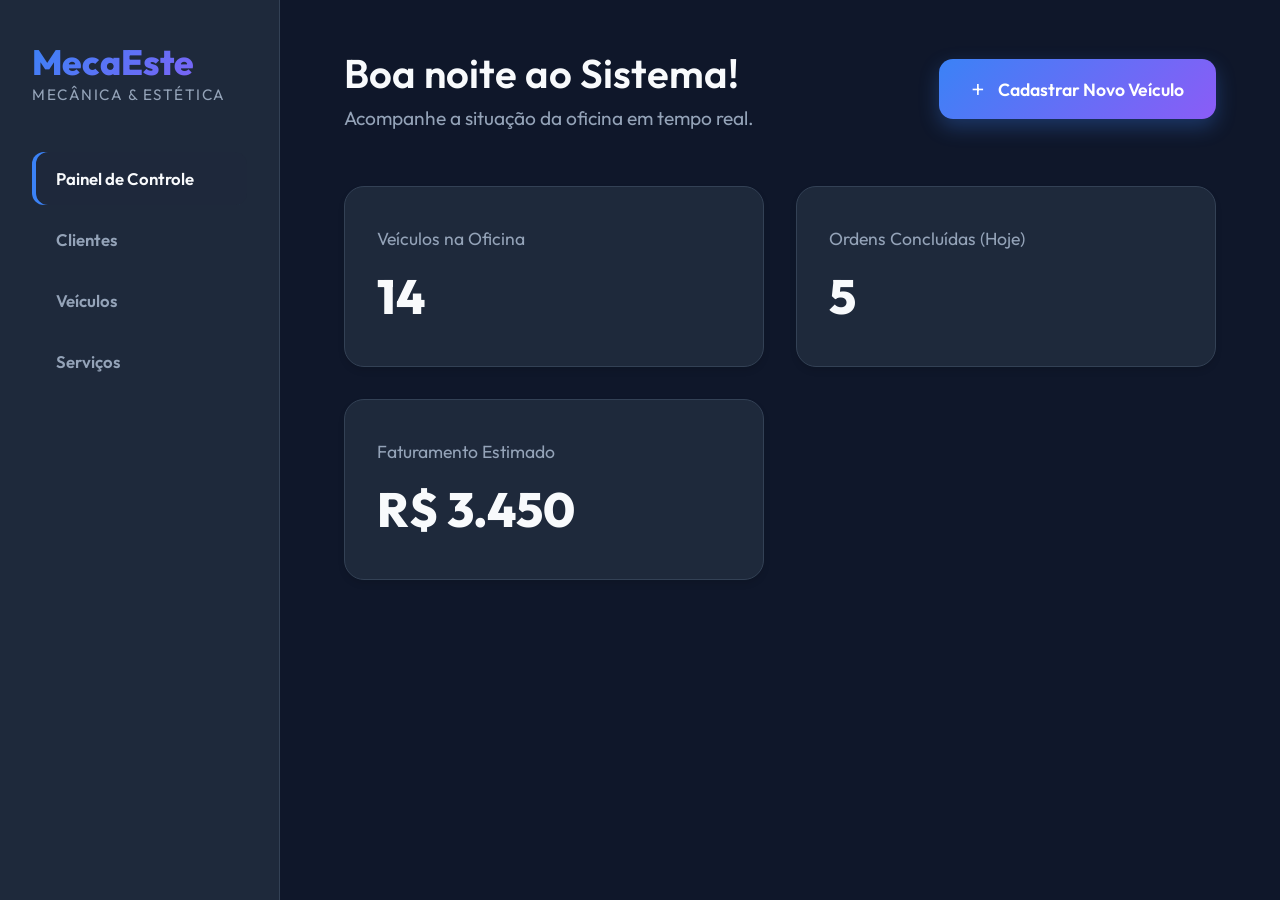
<file: projeto/frontend/index.html>
<!DOCTYPE html>
<html lang="pt-BR">

<head>
    <meta charset="UTF-8">
    <meta name="viewport" content="width=device-width, initial-scale=1.0">
    <title>MecaEste - Painel de Controle</title>
    <!-- Adicionando a fonte moderna Outfit do Google Fonts -->
    <link href="https://fonts.googleapis.com/css2?family=Outfit:wght@300;400;600;800&display=swap" rel="stylesheet">
    <!-- Link para o arquivo de estilização -->
    <link rel="stylesheet" href="css/styles.css">
</head>

<body>
    <!-- Container principal que abraça o layout -->
    <div class="dashboard-container">
        
        <!-- Menu Lateral (Sidebar) -->
        <aside class="sidebar">
            <div class="logo">
                <h2>MecaEste</h2>
                <span>Mecânica & Estética</span>
            </div>
            <nav class="main-menu">
                <a href="index.html" class="active">Painel de Controle</a>
                <a href="clientes.html">Clientes</a>
                <a href="veiculos.html">Veículos</a>
                <a href="servicos.html">Serviços</a>
            </nav>
        </aside>

        <!-- Área Principal de Conteúdo -->
        <main class="main-content">
            <!-- Cabeçalho (Header) da página -->
            <header class="top-header">
                <div>
                    <h1 id="welcome-message">Bem-vindo(a) ao Sistema!</h1>
                    <p class="subtitle">Acompanhe a situação da oficina em tempo real.</p>
                </div>
                <!-- Botão de Ação Destacado (CTA) -->
                <div class="header-actions">
                    <a href="cadastro_veiculo.html" class="btn-primary" id="btn-novo-veiculo">
                        <span class="icon">+</span> Cadastrar Novo Veículo
                    </a>
                </div>
            </header>
            
            <!-- Grid de Estatísticas (Dashboard UI) -->
            <section class="stats-grid">
                <div class="stat-card">
                    <h3>Veículos na Oficina</h3>
                    <p class="stat-value">14</p>
                </div>
                <div class="stat-card">
                    <h3>Ordens Concluídas (Hoje)</h3>
                    <p class="stat-value">5</p>
                </div>
                <div class="stat-card">
                    <h3>Faturamento Estimado</h3>
                    <p class="stat-value">R$ 3.450</p>
                </div>
            </section>
        </main>
    </div>

    <!-- Scripts Javascript separados por responsabilidade -->
    <script src="js/api.js"></script>
    <script src="js/app.js"></script>
</body>

</html>
</file>
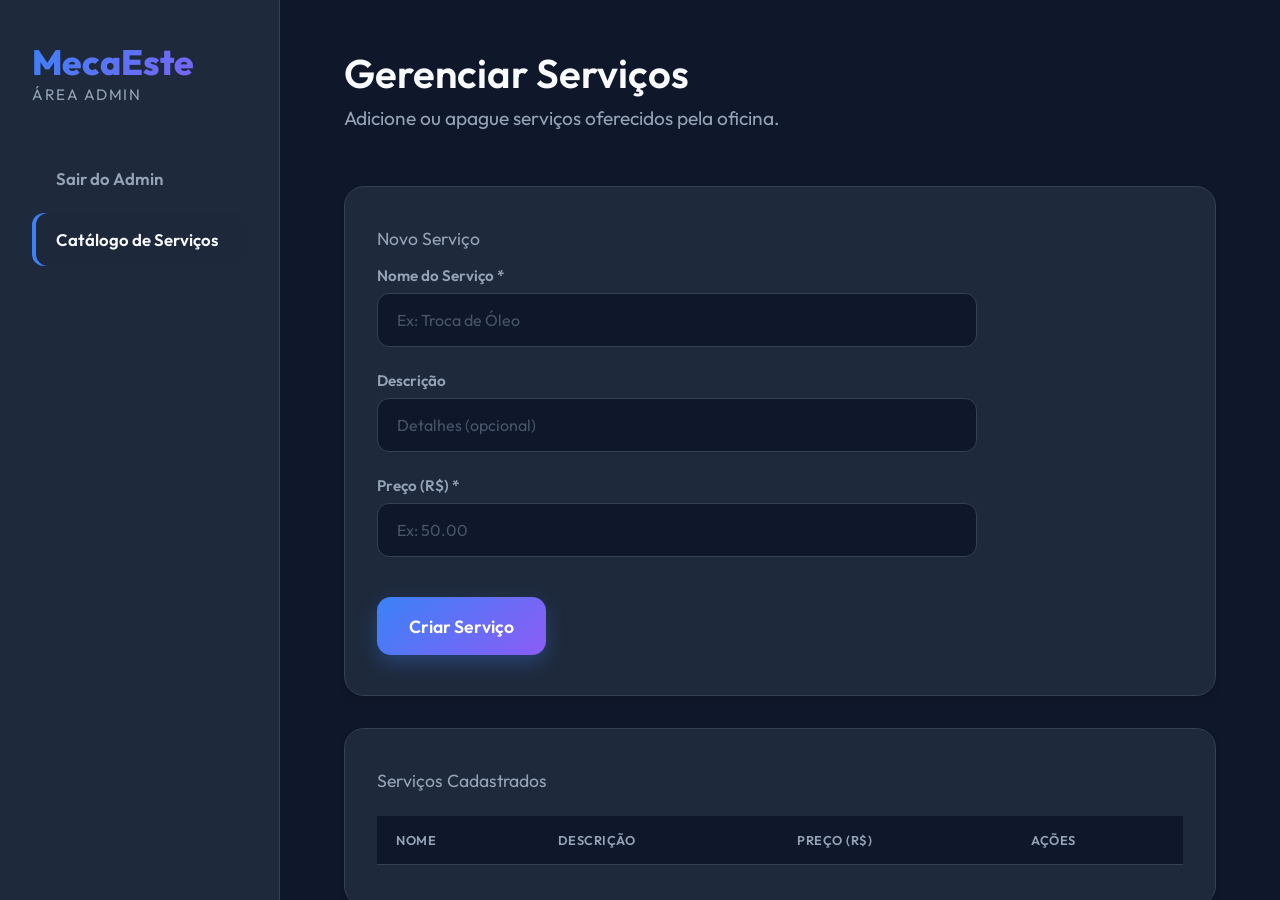
<file: projeto/frontend/admin_servicos.html>
<!DOCTYPE html>
<html lang="pt-BR">

<head>
    <meta charset="UTF-8">
    <meta name="viewport" content="width=device-width, initial-scale=1.0">
    <title>Admin - Catálogo de Serviços - MecaEste</title>
    <!-- Fonte Outfit -->
    <link href="https://fonts.googleapis.com/css2?family=Outfit:wght@300;400;600;800&display=swap" rel="stylesheet">
    <!-- Arquivos de CSS -->
    <link rel="stylesheet" href="css/styles.css">
    <link rel="stylesheet" href="css/cadastro_veiculo.css"> <!-- Para os modais/formularios -->
</head>

<body>
    <div class="dashboard-container">
        <aside class="sidebar">
            <div class="logo">
                <h2>MecaEste</h2>
                <span>Área Admin</span>
            </div>
            <nav class="main-menu">
                <a href="index.html">Sair do Admin</a>
                <a href="admin_servicos.html" class="active">Catálogo de Serviços</a>
            </nav>
        </aside>
        
        <main class="main-content">
            <header class="top-header">
                <div>
                    <h1>Gerenciar Serviços</h1>
                    <p class="subtitle">Adicione ou apague serviços oferecidos pela oficina.</p>
                </div>
            </header>

            <section class="stats-grid">
                <div class="stat-card" style="grid-column: 1 / -1;">
                    <h3>Novo Serviço</h3>
                    <div id="feedback-message" class="hidden"></div>
                    <form id="form-servico" class="modern-form" style="max-width: 600px;">
                        <div class="form-group">
                            <label for="nome">Nome do Serviço *</label>
                            <input type="text" id="nome" name="nome" placeholder="Ex: Troca de Óleo" required>
                        </div>
                        <div class="form-group">
                            <label for="descricao">Descrição</label>
                            <input type="text" id="descricao" name="descricao" placeholder="Detalhes (opcional)">
                        </div>
                        <div class="form-group">
                            <label for="preco">Preço (R$) *</label>
                            <input type="number" id="preco" name="preco" step="0.01" placeholder="Ex: 50.00" required>
                        </div>
                        <div class="form-actions" style="justify-content: flex-start;">
                            <button type="submit" class="btn-primary" id="btn-salvar">Criar Serviço</button>
                        </div>
                    </form>
                </div>

                <div class="stat-card" style="grid-column: 1 / -1;">
                    <h3>Serviços Cadastrados</h3>
                    <table class="admin-table">
                        <thead>
                            <tr>
                                <th>Nome</th>
                                <th>Descrição</th>
                                <th>Preço (R$)</th>
                                <th>Ações</th>
                            </tr>
                        </thead>
                        <tbody id="tabela-servicos-body">
                            <!-- Preenchido via JS -->
                        </tbody>
                    </table>
                </div>
            </section>
        </main>
    </div>

    <script src="js/api.js"></script>
    <script src="js/admin_servicos.js"></script>
</body>

</html>
</file>
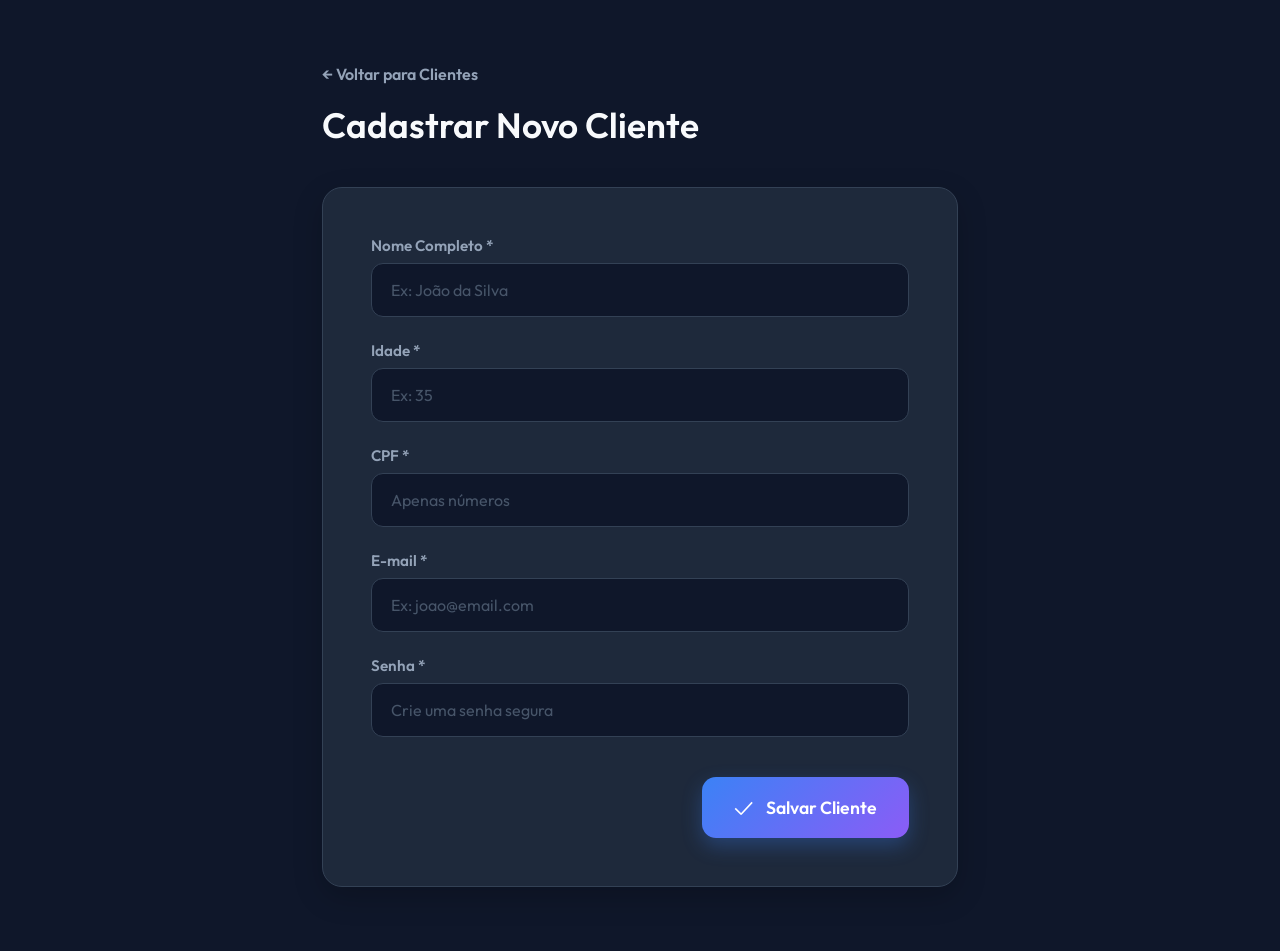
<file: projeto/frontend/cadastro_cliente.html>
<!DOCTYPE html>
<html lang="pt-BR">

<head>
    <meta charset="UTF-8">
    <meta name="viewport" content="width=device-width, initial-scale=1.0">
    <title>Cadastrar Cliente - MecaEste</title>
    <!-- Fonte Outfit -->
    <link href="https://fonts.googleapis.com/css2?family=Outfit:wght@300;400;600;800&display=swap" rel="stylesheet">
    <!-- Arquivos de CSS -->
    <link rel="stylesheet" href="css/styles.css">
    <link rel="stylesheet" href="css/cadastro_veiculo.css"> <!-- Reutilizando estilos de formulário -->
</head>

<body>
    <div class="page-wrapper">
        <header class="simple-header">
            <a href="clientes.html" class="btn-back">← Voltar para Clientes</a>
            <h2>Cadastrar Novo Cliente</h2>
        </header>

        <main class="form-container">
            <div id="feedback-message" class="hidden"></div>

            <form id="form-cliente" class="modern-form">
                
                <div class="form-group">
                    <label for="nome">Nome Completo *</label>
                    <input type="text" id="nome" name="nome" placeholder="Ex: João da Silva" required>
                </div>

                <div class="form-group">
                    <label for="idade">Idade *</label>
                    <input type="number" id="idade" name="idade" placeholder="Ex: 35" min="18" required>
                </div>

                <div class="form-group">
                    <label for="cpf">CPF *</label>
                    <input type="text" id="cpf" name="cpf" placeholder="Apenas números" required>
                </div>

                <div class="form-group">
                    <label for="email">E-mail *</label>
                    <input type="email" id="email" name="email" placeholder="Ex: joao@email.com" required>
                </div>

                <div class="form-group">
                    <label for="senha">Senha *</label>
                    <input type="password" id="senha" name="senha" placeholder="Crie uma senha segura" required>
                </div>

                <div class="form-actions">
                    <button type="submit" class="btn-primary" id="btn-salvar">
                        <span class="icon">✓</span> Salvar Cliente
                    </button>
                </div>

            </form>
        </main>
    </div>

    <!-- Scripts de comunicação (api) e controle da página -->
    <script src="js/api.js"></script>
    <script src="js/cadastro_cliente.js"></script>
</body>

</html>
</file>
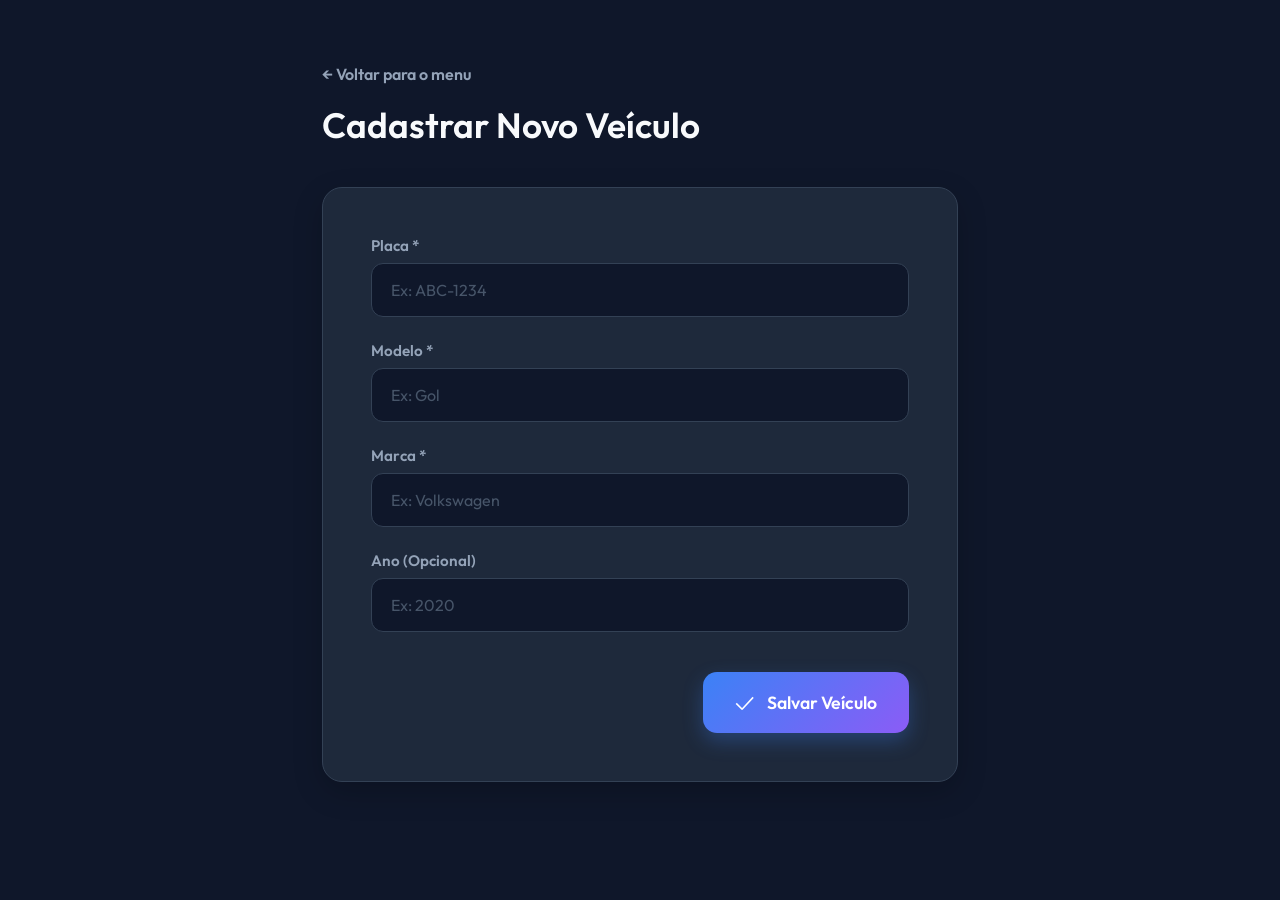
<file: projeto/frontend/cadastro_veiculo.html>
<!DOCTYPE html>
<html lang="pt-BR">

<head>
    <meta charset="UTF-8">
    <meta name="viewport" content="width=device-width, initial-scale=1.0">
    <title>Cadastrar Veículo - MecaEste</title>
    <!-- Fonte Outfit -->
    <link href="https://fonts.googleapis.com/css2?family=Outfit:wght@300;400;600;800&display=swap" rel="stylesheet">
    <!-- Arquivo CSS Base Global -->
    <link rel="stylesheet" href="css/styles.css">
    <!-- Arquivo CSS Específico desta tela -->
    <link rel="stylesheet" href="css/cadastro_veiculo.css">
</head>

<body>
    <!-- Container centralizado que limita a largura da tela -->
    <div class="page-wrapper">
        
        <!-- Cabeçalho simples com link de voltar -->
        <header class="simple-header">
            <a href="index.html" class="btn-back">← Voltar para o menu</a>
            <h2>Cadastrar Novo Veículo</h2>
        </header>

        <!-- Container do Formulário -->
        <main class="form-container">
            
            <!-- Divisão de Mensagens de Sucesso ou Erro (inicialmente oculta) -->
            <div id="feedback-message" class="hidden"></div>

            <!-- O formulário com id para captura via JS. A semântica usa label + input -->
            <form id="form-veiculo" class="modern-form">
                
                <div class="form-group">
                    <label for="placa">Placa *</label>
                    <input type="text" id="placa" name="placa" placeholder="Ex: ABC-1234" required>
                </div>

                <div class="form-group">
                    <label for="modelo">Modelo *</label>
                    <input type="text" id="modelo" name="modelo" placeholder="Ex: Gol" required>
                </div>

                <div class="form-group">
                    <label for="marca">Marca *</label>
                    <input type="text" id="marca" name="marca" placeholder="Ex: Volkswagen" required>
                </div>

                <div class="form-group">
                    <label for="ano">Ano (Opcional)</label>
                    <input type="number" id="ano" name="ano" placeholder="Ex: 2020" min="1900" max="2100">
                </div>

                <div class="form-actions">
                    <button type="submit" class="btn-primary" id="btn-salvar">
                        <span class="icon">✓</span> Salvar Veículo
                    </button>
                </div>

            </form>
        </main>
    </div>

    <!-- Scripts de comunicação (api) e controle da página -->
    <script src="js/api.js"></script>
    <script src="js/cadastro_veiculo.js"></script>
</body>

</html>
</file>
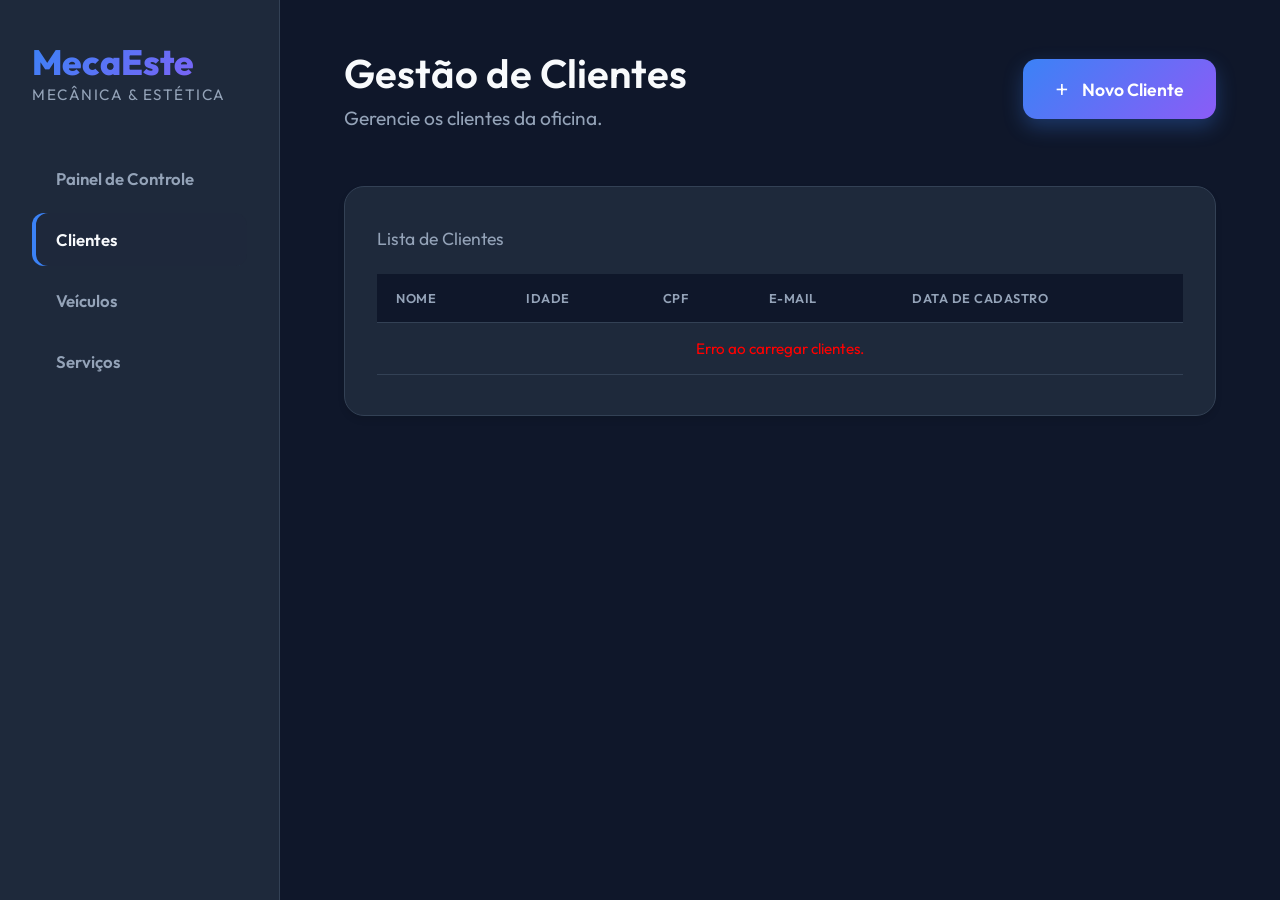
<file: projeto/frontend/clientes.html>
<!DOCTYPE html>
<html lang="pt-BR">
<head>
    <meta charset="UTF-8">
    <meta name="viewport" content="width=device-width, initial-scale=1.0">
    <title>MecaEste - Clientes</title>
    <!-- Adicionando a fonte moderna Outfit do Google Fonts -->
    <link href="https://fonts.googleapis.com/css2?family=Outfit:wght@300;400;600;800&display=swap" rel="stylesheet">
    <!-- Link para o arquivo de estilização -->
    <link rel="stylesheet" href="css/styles.css">
</head>
<body>
    <div class="dashboard-container">
        <aside class="sidebar">
            <div class="logo">
                <h2>MecaEste</h2>
                <span>Mecânica & Estética</span>
            </div>
            <nav class="main-menu">
                <a href="index.html">Painel de Controle</a>
                <a href="clientes.html" class="active">Clientes</a>
                <a href="veiculos.html">Veículos</a>
                <a href="servicos.html">Serviços</a>
            </nav>
        </aside>
        <main class="main-content">
            <header class="top-header">
                <div>
                    <h1>Gestão de Clientes</h1>
                    <p class="subtitle">Gerencie os clientes da oficina.</p>
                </div>
                <div class="header-actions">
                    <a href="cadastro_cliente.html" class="btn-primary">
                        <span class="icon">+</span> Novo Cliente
                    </a>
                </div>
            </header>
            
            <section class="stats-grid">
                <div class="stat-card" style="grid-column: 1 / -1;">
                    <h3>Lista de Clientes</h3>
                    <table class="admin-table">
                        <thead>
                            <tr>
                                <th>Nome</th>
                                <th>Idade</th>
                                <th>CPF</th>
                                <th>E-mail</th>
                                <th>Data de Cadastro</th>
                            </tr>
                        </thead>
                        <tbody id="tabela-clientes-body">
                            <!-- Preenchido via JS -->
                        </tbody>
                    </table>
                </div>
            </section>
        </main>
    </div>
    
    <script src="js/api.js"></script>
    <script src="js/clientes.js"></script>
</body>
</html>
</file>
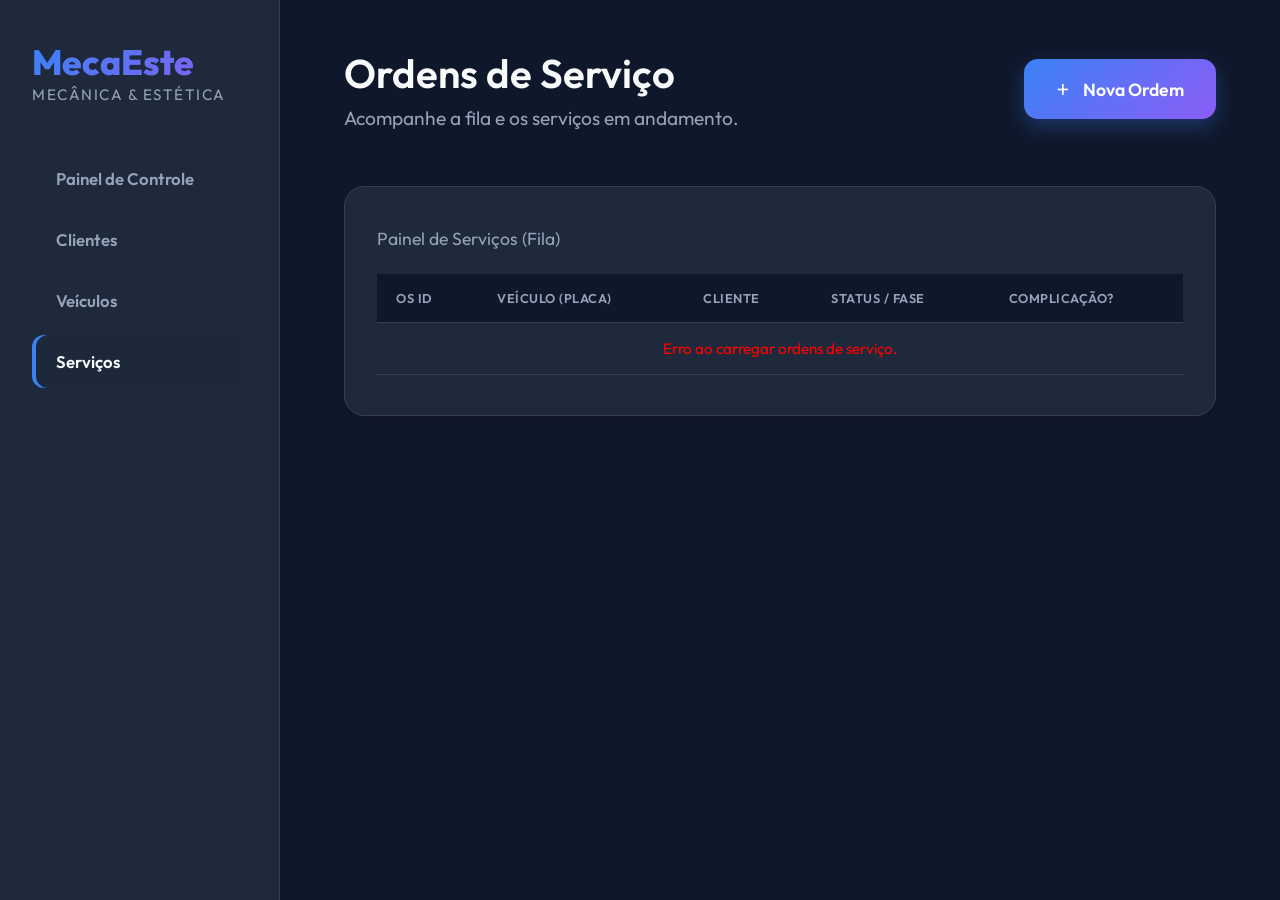
<file: projeto/frontend/servicos.html>
<!DOCTYPE html>
<html lang="pt-BR">
<head>
    <meta charset="UTF-8">
    <meta name="viewport" content="width=device-width, initial-scale=1.0">
    <title>MecaEste - Serviços</title>
    <!-- Adicionando a fonte moderna Outfit do Google Fonts -->
    <link href="https://fonts.googleapis.com/css2?family=Outfit:wght@300;400;600;800&display=swap" rel="stylesheet">
    <!-- Link para o arquivo de estilização -->
    <link rel="stylesheet" href="css/styles.css">
</head>
<body>
    <div class="dashboard-container">
        <aside class="sidebar">
            <div class="logo">
                <h2>MecaEste</h2>
                <span>Mecânica & Estética</span>
            </div>
            <nav class="main-menu">
                <a href="index.html">Painel de Controle</a>
                <a href="clientes.html">Clientes</a>
                <a href="veiculos.html">Veículos</a>
                <a href="servicos.html" class="active">Serviços</a>
            </nav>
        </aside>
        <main class="main-content">
            <header class="top-header">
                <div>
                    <h1>Ordens de Serviço</h1>
                    <p class="subtitle">Acompanhe a fila e os serviços em andamento.</p>
                </div>
                <div class="header-actions">
                    <a href="admin_servicos.html" class="btn-primary">
                        <span class="icon">+</span> Nova Ordem
                    </a>
                </div>
            </header>
            
            <section class="stats-grid">
                <div class="stat-card" style="grid-column: 1 / -1;">
                    <h3>Painel de Serviços (Fila)</h3>
                    <table class="admin-table">
                        <thead>
                            <tr>
                                <th>OS ID</th>
                                <th>Veículo (Placa)</th>
                                <th>Cliente</th>
                                <th>Status / Fase</th>
                                <th>Complicação?</th>
                            </tr>
                        </thead>
                        <tbody id="tabela-ordens-body">
                            <!-- Preenchido via JS -->
                        </tbody>
                    </table>
                </div>
            </section>
        </main>
    </div>

    <script src="js/api.js"></script>
    <script src="js/servicos.js"></script>
</body>
</html>
</file>
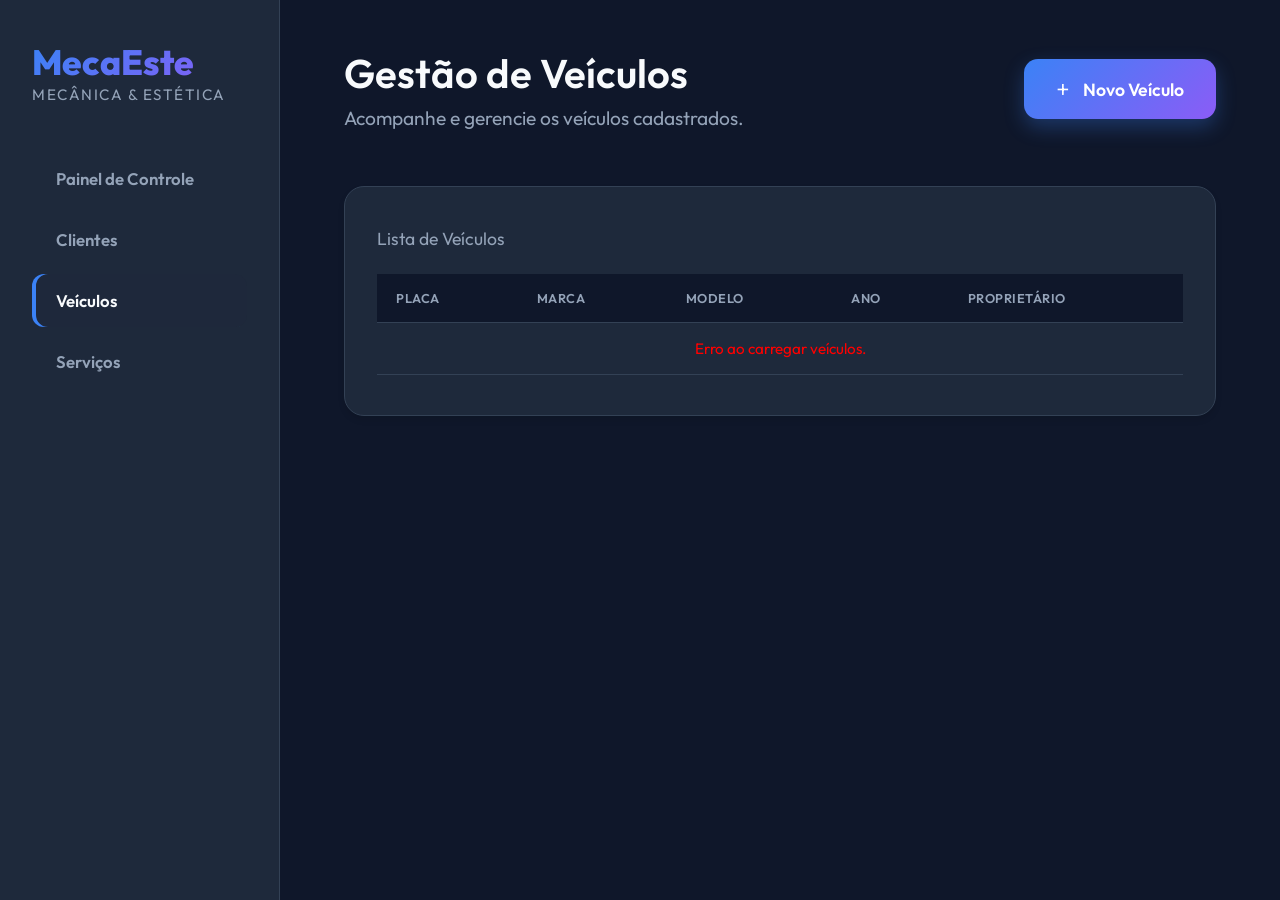
<file: projeto/frontend/veiculos.html>
<!DOCTYPE html>
<html lang="pt-BR">
<head>
    <meta charset="UTF-8">
    <meta name="viewport" content="width=device-width, initial-scale=1.0">
    <title>MecaEste - Veículos</title>
    <!-- Adicionando a fonte moderna Outfit do Google Fonts -->
    <link href="https://fonts.googleapis.com/css2?family=Outfit:wght@300;400;600;800&display=swap" rel="stylesheet">
    <!-- Link para o arquivo de estilização -->
    <link rel="stylesheet" href="css/styles.css">
</head>
<body>
    <div class="dashboard-container">
        <aside class="sidebar">
            <div class="logo">
                <h2>MecaEste</h2>
                <span>Mecânica & Estética</span>
            </div>
            <nav class="main-menu">
                <a href="index.html">Painel de Controle</a>
                <a href="clientes.html">Clientes</a>
                <a href="veiculos.html" class="active">Veículos</a>
                <a href="servicos.html">Serviços</a>
            </nav>
        </aside>
        <main class="main-content">
            <header class="top-header">
                <div>
                    <h1>Gestão de Veículos</h1>
                    <p class="subtitle">Acompanhe e gerencie os veículos cadastrados.</p>
                </div>
                <div class="header-actions">
                    <a href="cadastro_veiculo.html" class="btn-primary">
                        <span class="icon">+</span> Novo Veículo
                    </a>
                </div>
            </header>
            
            <section class="stats-grid">
                <div class="stat-card" style="grid-column: 1 / -1;">
                    <h3>Lista de Veículos</h3>
                    <table class="admin-table">
                        <thead>
                            <tr>
                                <th>Placa</th>
                                <th>Marca</th>
                                <th>Modelo</th>
                                <th>Ano</th>
                                <th>Proprietário</th>
                            </tr>
                        </thead>
                        <tbody id="tabela-veiculos-body">
                            <!-- Preenchido via JS -->
                        </tbody>
                    </table>
                </div>
            </section>
        </main>
    </div>

    <script src="js/api.js"></script>
    <script src="js/veiculos.js"></script>
</body>
</html>
</file>
<file: projeto/frontend/css/styles.css>
/* frontend/css/styles.css - Design System da Aplicação */

:root {
    /* Paleta de Cores Premium (Dark Mode Vívido) */
    --bg-dark: #0f172a;       /* Fundo principal da página (Slate 900) */
    --bg-surface: #1e293b;    /* Fundo dos cartões e sidebar (Slate 800) */
    --text-primary: #f8fafc;  /* Texto em destaque (Slate 50) */
    --text-secondary: #94a3b8;/* Texto descritivo (Slate 400) */
    --accent-glow: #3b82f6;   /* Azul néon da marca (Blue 500) */
    --accent-glow-alt: #8b5cf6;/* Roxo néon para gradientes */
    --border-color: #334155;  /* Divisórias sutis */
    --glass-bg: rgba(30, 41, 59, 0.7); /* Efeito de vidro */
    
    --transition: all 0.3s cubic-bezier(0.4, 0, 0.2, 1);
}

/* Reset Global */
* {
    margin: 0;
    padding: 0;
    box-sizing: border-box;
    font-family: 'Outfit', sans-serif; /* Fonte moderna e limpa */
}

body {
    background-color: var(--bg-dark);
    color: var(--text-primary);
    min-height: 100vh;
}

/* Layout Estrutural */
.dashboard-container {
    display: flex;
    height: 100vh;
    overflow: hidden;
}

/* ========================================= */
/* MENU LATERAL (SIDEBAR)                    */
/* ========================================= */
.sidebar {
    width: 280px;
    background: var(--bg-surface);
    border-right: 1px solid var(--border-color);
    padding: 2.5rem 2rem;
    display: flex;
    flex-direction: column;
    gap: 3rem;
}

.logo h2 {
    font-size: 2.2rem;
    font-weight: 800;
    /* Efeito de Gradiente no Texto do Logo */
    background: linear-gradient(135deg, var(--accent-glow), var(--accent-glow-alt));
    -webkit-background-clip: text;
    -webkit-text-fill-color: transparent;
}

.logo span {
    color: var(--text-secondary);
    font-size: 0.95rem;
    letter-spacing: 1.5px;
    text-transform: uppercase;
}

.main-menu {
    display: flex;
    flex-direction: column;
    gap: 0.5rem;
}

.main-menu a {
    text-decoration: none;
    color: var(--text-secondary);
    padding: 1rem 1.5rem;
    border-radius: 12px;
    font-weight: 600;
    font-size: 1.05rem;
    transition: var(--transition);
}

/* Micro-interação no Menu */
.main-menu a:hover, .main-menu a.active {
    background: var(--glass-bg);
    color: var(--text-primary);
    box-shadow: inset 4px 0 0 var(--accent-glow);
}

/* ========================================= */
/* ÁREA PRINCIPAL                            */
/* ========================================= */
.main-content {
    flex: 1;
    padding: 3rem 4rem;
    overflow-y: auto;
}

.top-header {
    display: flex;
    justify-content: space-between;
    align-items: center;
    margin-bottom: 3.5rem;
    animation: fadeInDown 0.6s ease;
}

.top-header h1 {
    font-size: 2.5rem;
    font-weight: 600;
    margin-bottom: 0.5rem;
}

.subtitle {
    color: var(--text-secondary);
    font-size: 1.2rem;
}

/* ========================================= */
/* BOTÃO DE DESTAQUE (CALL TO ACTION)        */
/* ========================================= */
.btn-primary {
    display: inline-flex;
    align-items: center;
    gap: 0.8rem;
    /* Gradiente moderno e chamativo */
    background: linear-gradient(135deg, var(--accent-glow), var(--accent-glow-alt));
    color: white;
    text-decoration: none;
    padding: 1.1rem 2rem;
    border-radius: 14px;
    font-weight: 600;
    font-size: 1.1rem;
    box-shadow: 0 8px 20px rgba(59, 130, 246, 0.3);
    transition: var(--transition);
}

/* Micro-animação de Hover no Botão */
.btn-primary:hover {
    transform: translateY(-4px);
    box-shadow: 0 12px 25px rgba(59, 130, 246, 0.5);
}

.btn-primary .icon {
    font-size: 1.6rem;
    font-weight: 300;
    line-height: 1;
}

/* ========================================= */
/* GRID DE CARTÕES (DASHBOARD)               */
/* ========================================= */
.stats-grid {
    display: grid;
    grid-template-columns: repeat(auto-fit, minmax(280px, 1fr));
    gap: 2rem;
    animation: fadeInUp 0.8s ease;
}

.stat-card {
    background: var(--bg-surface);
    border: 1px solid var(--border-color);
    padding: 2.5rem 2rem;
    border-radius: 20px;
    transition: var(--transition);
    /* Sombra base sutil */
    box-shadow: 0 4px 6px rgba(0, 0, 0, 0.1);
}

/* Efeito Glassmorphism Dinâmico no Hover */
.stat-card:hover {
    transform: translateY(-8px);
    border-color: rgba(59, 130, 246, 0.5);
    box-shadow: 0 15px 35px rgba(0, 0, 0, 0.4), inset 0 0 20px rgba(59,130,246, 0.05);
}

.stat-card h3 {
    color: var(--text-secondary);
    font-size: 1.1rem;
    font-weight: 400;
    margin-bottom: 1rem;
}

.stat-value {
    font-size: 3rem;
    font-weight: 800;
    color: var(--text-primary);
}

/* ========================================= */
/* KEYFRAMES (ANIMAÇÕES)                     */
/* ========================================= */
@keyframes fadeInDown {
    from { opacity: 0; transform: translateY(-30px); }
    to { opacity: 1; transform: translateY(0); }
}

@keyframes fadeInUp {
    from { opacity: 0; transform: translateY(30px); }
    to { opacity: 1; transform: translateY(0); }
}

/* ========================================= */
/* TABELAS DE DADOS                          */
/* ========================================= */
.admin-table {
    width: 100%;
    border-collapse: collapse;
    margin-top: 1.5rem;
    color: var(--text-primary);
    animation: fadeInUp 0.6s ease;
}

.admin-table th,
.admin-table td {
    text-align: left;
    padding: 1rem 1.2rem;
    border-bottom: 1px solid var(--border-color);
    font-size: 0.95rem;
}

.admin-table th {
    background-color: var(--bg-dark);
    color: var(--text-secondary);
    font-weight: 600;
    text-transform: uppercase;
    font-size: 0.8rem;
    letter-spacing: 0.5px;
}

.admin-table tbody tr {
    transition: var(--transition);
}

.admin-table tbody tr:hover {
    background-color: rgba(59, 130, 246, 0.05);
}

/* ========================================= */
/* BOTÃO PERIGO (Apagar)                     */
/* ========================================= */
.btn-danger {
    background-color: rgba(239, 68, 68, 0.15);
    color: #f87171;
    border: 1px solid rgba(239, 68, 68, 0.3);
    padding: 0.4rem 0.9rem;
    border-radius: 8px;
    cursor: pointer;
    font-family: 'Outfit', sans-serif;
    font-weight: 600;
    transition: var(--transition);
    font-size: 0.9rem;
}

.btn-danger:hover {
    background-color: #ef4444;
    color: white;
    border-color: #ef4444;
}
</file>
<file: projeto/frontend/css/cadastro_veiculo.css>
/* frontend/css/cadastro_veiculo.css - Estilos específicos para a tela de cadastro */

/* Limita o conteúdo no centro da página */
.page-wrapper {
    max-width: 700px;
    margin: 0 auto;
    padding: 4rem 2rem;
    animation: fadeInUp 0.6s ease;
}

/* Cabeçalho da página (Voltar + Título) */
.simple-header {
    display: flex;
    flex-direction: column;
    gap: 1.2rem;
    margin-bottom: 2.5rem;
}

.btn-back {
    align-self: flex-start;
    color: var(--text-secondary);
    text-decoration: none;
    font-weight: 600;
    transition: var(--transition);
    display: inline-flex;
    align-items: center;
}

.btn-back:hover {
    color: var(--accent-glow);
    /* Animação suave para indicar a direção da navegação */
    transform: translateX(-5px);
}

.simple-header h2 {
    font-size: 2.2rem;
    font-weight: 600;
}

/* Container principal simulando um cartão em vidro/superfície */
.form-container {
    background: var(--bg-surface);
    border: 1px solid var(--border-color);
    border-radius: 20px;
    padding: 3rem;
    box-shadow: 0 10px 30px rgba(0, 0, 0, 0.2);
}

.modern-form {
    display: flex;
    flex-direction: column;
    gap: 1.5rem;
}

.form-group {
    display: flex;
    flex-direction: column;
    gap: 0.5rem;
}

/* Etiquetas (Labels) dos inputs */
.form-group label {
    font-weight: 600;
    color: var(--text-secondary);
    font-size: 0.95rem;
}

/* Inputs de texto e numérico */
.form-group input {
    background: var(--bg-dark);
    border: 1px solid var(--border-color);
    color: var(--text-primary);
    padding: 1rem 1.2rem;
    border-radius: 12px;
    font-size: 1rem;
    transition: var(--transition);
}

.form-group input:focus {
    outline: none;
    border-color: var(--accent-glow);
    /* Efeito de anel externo de brilho */
    box-shadow: 0 0 0 3px rgba(59, 130, 246, 0.2);
}

.form-group input::placeholder {
    color: #475569;
}

/* Botão salvar alinhado à direita */
.form-actions {
    margin-top: 1rem;
    display: flex;
    justify-content: flex-end;
}

/* Remover o fundo padrão do browser no button caso sobrescreva algo */
.form-actions button {
    border: none;
    cursor: pointer;
    font-family: 'Outfit', sans-serif;
}

/* ========================================= */
/* ALERTS / FEEDBACK DE MENSAGENS            */
/* ========================================= */
#feedback-message {
    padding: 1rem 1.5rem;
    border-radius: 12px;
    margin-bottom: 2rem;
    font-weight: 600;
    font-size: 0.95rem;
    display: flex;
    align-items: center;
}

.hidden {
    display: none !important;
}

.success-message {
    background-color: rgba(16, 185, 129, 0.1);
    color: #34d399; /* Verde esmeralda */
    border: 1px solid rgba(16, 185, 129, 0.3);
}

.error-message {
    background-color: rgba(239, 68, 68, 0.1);
    color: #f87171; /* Vermelho rubi */
    border: 1px solid rgba(239, 68, 68, 0.3);
}
</file>
